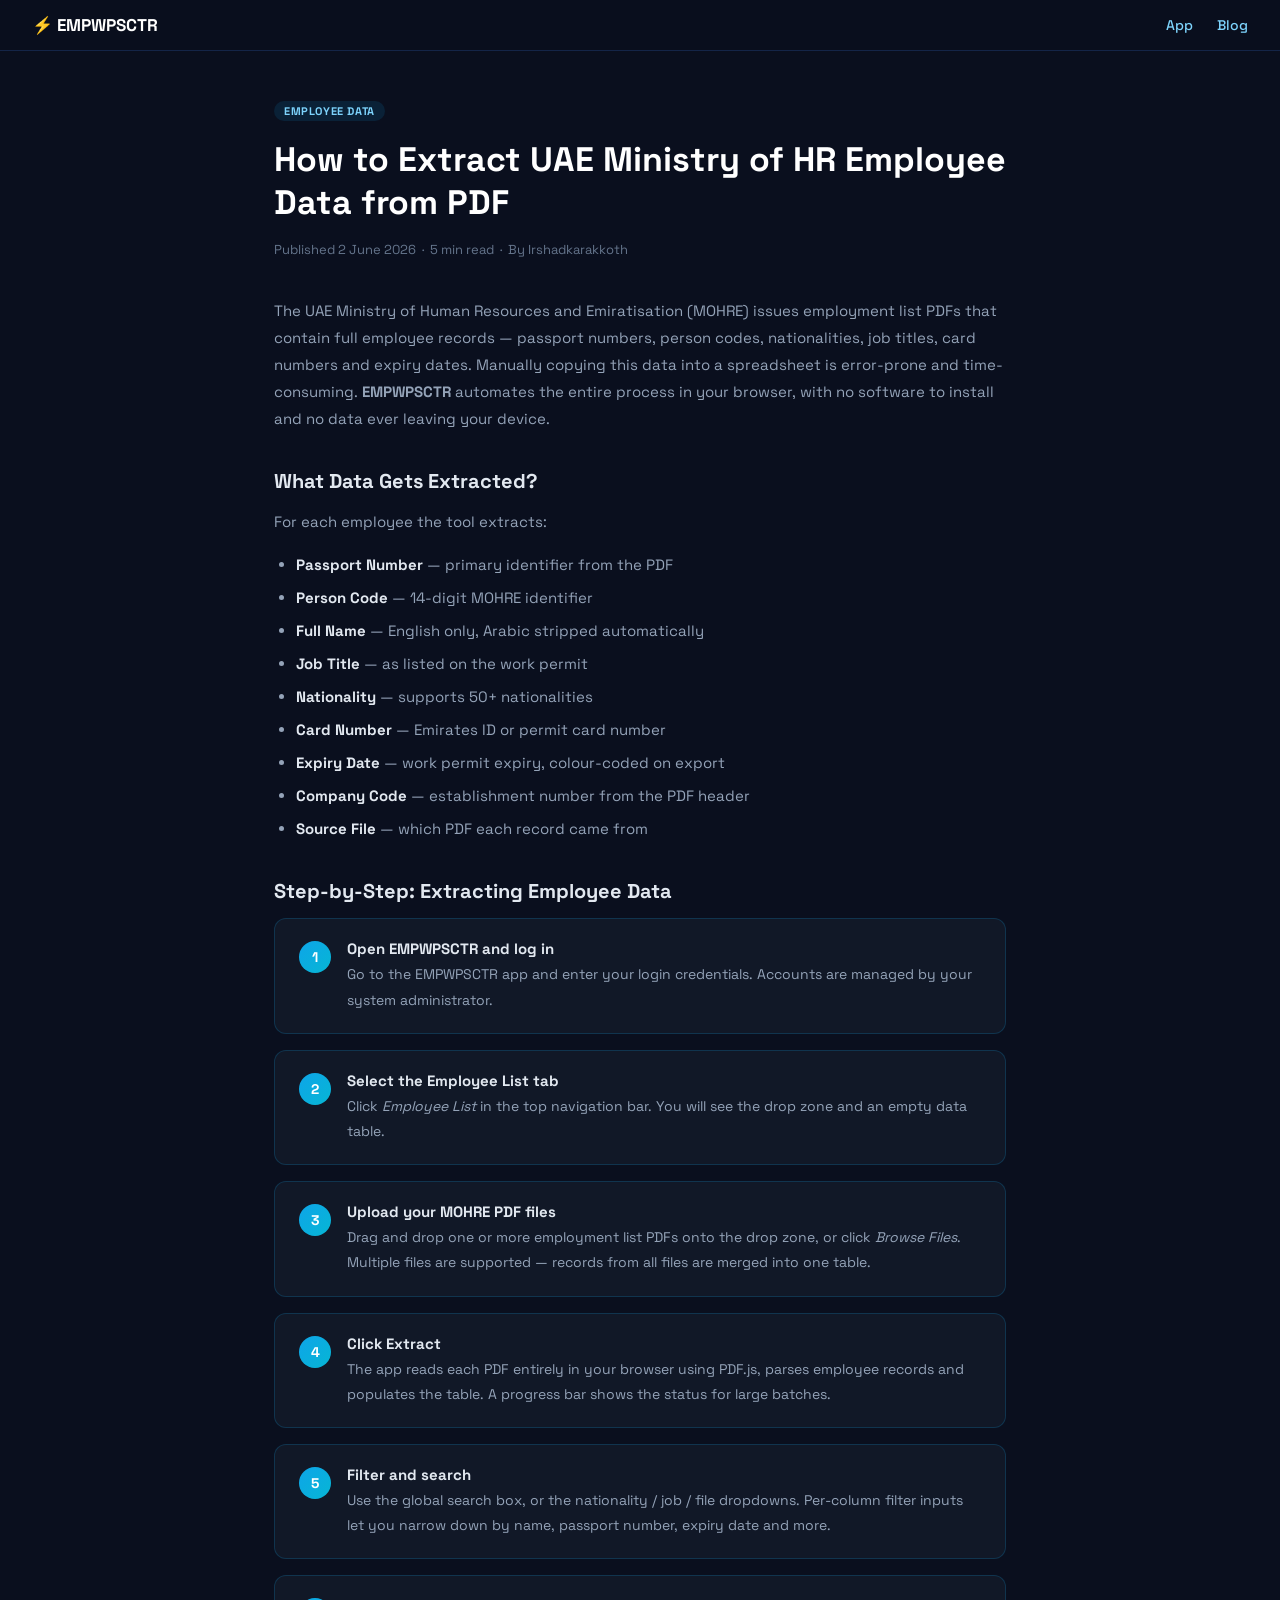
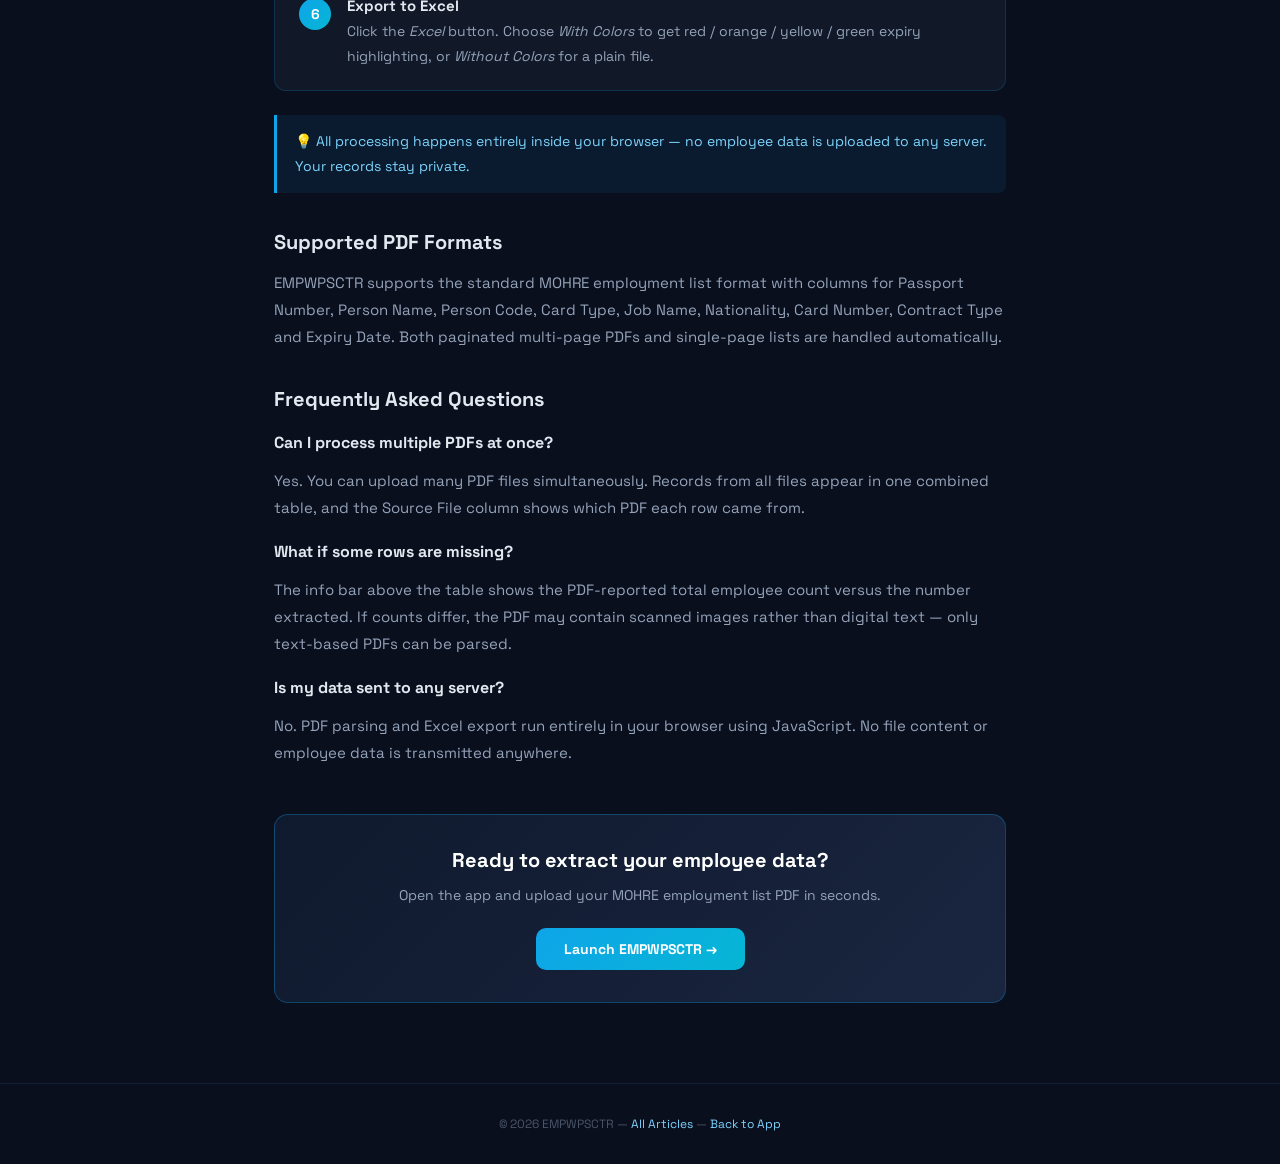
<file: blog-uae-employee-data-extraction.html>
<!DOCTYPE html>
<html lang="en">
<head>
<meta charset="UTF-8"/>
<meta name="viewport" content="width=device-width, initial-scale=1.0"/>
<title>How to Extract UAE MOHRE Employee Data from PDF — EMPWPSCTR</title>
<meta name="description" content="Step-by-step guide: upload UAE Ministry of Human Resources (MOHRE) employment list PDFs, extract employee records, filter by nationality or job, and export to Excel using EMPWPSCTR."/>
<meta name="keywords" content="UAE MOHRE employee data extraction, Ministry of Human Resources PDF, MOHRE employment list, extract employee data UAE, UAE HR PDF extractor, employee list Excel UAE"/>
<meta name="robots" content="index, follow"/>
<link rel="canonical" href="https://empwppconvert.web.app/blog-uae-employee-data-extraction.html"/>
<meta property="og:title" content="How to Extract UAE MOHRE Employee Data from PDF"/>
<meta property="og:description" content="Step-by-step: upload MOHRE employment list PDFs, extract all employee records and export to Excel in your browser — no software install needed."/>
<meta property="og:type" content="article"/>
<script type="application/ld+json">
{
  "@context":"https://schema.org",
  "@type":"Article",
  "headline":"How to Extract UAE Ministry of HR Employee Data from PDF",
  "description":"Step-by-step guide to extracting UAE MOHRE employment list PDFs using EMPWPSCTR — filter, search and export to Excel without installing any software.",
  "author":{"@type":"Person","name":"Irshadkarakkoth"},
  "publisher":{"@type":"Organization","name":"EMPWPSCTR"},
  "datePublished":"2026-06-02",
  "dateModified":"2026-06-02",
  "mainEntityOfPage":{"@type":"WebPage","@id":"https://empwppconvert.web.app/blog-uae-employee-data-extraction.html"},
  "keywords":"UAE MOHRE employee data, Ministry of Human Resources PDF, employee list extraction"
}
</script>
<script type="application/ld+json">
{
  "@context":"https://schema.org",
  "@type":"HowTo",
  "name":"How to Extract UAE MOHRE Employee Data from PDF",
  "description":"Upload UAE Ministry of HR employment list PDFs and extract all employee records into a searchable, filterable table.",
  "step":[
    {"@type":"HowToStep","name":"Open EMPWPSCTR","text":"Go to the EMPWPSCTR app and log in with your account."},
    {"@type":"HowToStep","name":"Select Employee List tab","text":"Click the Employee List tab in the top navigation bar."},
    {"@type":"HowToStep","name":"Upload PDF files","text":"Drag and drop your MOHRE employment list PDFs onto the drop zone, or click Browse Files to select them."},
    {"@type":"HowToStep","name":"Extract data","text":"Click the Extract button. The app processes each PDF in your browser and displays all employee records."},
    {"@type":"HowToStep","name":"Filter and search","text":"Use the search bar, nationality filter, job filter or per-column filters to find specific employees."},
    {"@type":"HowToStep","name":"Export to Excel","text":"Click the Excel button. Choose 'With Colors' for expiry-coded rows or 'Without Colors' for a plain file."}
  ]
}
</script>
<link href="https://fonts.googleapis.com/css2?family=Space+Grotesk:wght@400;500;700&display=swap" rel="stylesheet"/>
<style>
*{box-sizing:border-box;margin:0;padding:0;}
body{font-family:'Space Grotesk',sans-serif;background:#0a0f1e;color:#e2e8f0;min-height:100vh;}
nav{background:rgba(10,15,30,.96);border-bottom:1px solid rgba(46,90,172,.3);padding:14px 32px;display:flex;align-items:center;gap:24px;position:sticky;top:0;z-index:100;}
nav a{color:#7dd3fc;text-decoration:none;font-size:14px;font-weight:500;}
nav a:hover{color:#e2e8f0;}
nav .brand{font-size:17px;font-weight:800;color:#fff;margin-right:auto;}
article{max-width:780px;margin:0 auto;padding:48px 24px 80px;}
.tag{display:inline-block;background:rgba(14,165,233,.12);color:#7dd3fc;font-size:11px;font-weight:700;letter-spacing:.6px;text-transform:uppercase;padding:3px 10px;border-radius:20px;margin-bottom:18px;}
h1{font-size:34px;font-weight:800;color:#fff;line-height:1.25;margin-bottom:14px;}
.meta{font-size:13px;color:#64748b;margin-bottom:36px;}
h2{font-size:20px;font-weight:700;color:#e2e8f0;margin:36px 0 14px;}
p{font-size:15px;color:#94a3b8;line-height:1.8;margin-bottom:16px;}
ol,ul{padding-left:22px;margin-bottom:16px;}
li{font-size:15px;color:#94a3b8;line-height:1.8;margin-bottom:6px;}
li strong{color:#e2e8f0;}
.step{background:#111827;border:1px solid rgba(14,165,233,.2);border-radius:12px;padding:20px 24px;margin-bottom:16px;display:flex;gap:16px;align-items:flex-start;}
.step-num{background:linear-gradient(135deg,#0ea5e9,#06b6d4);color:#fff;font-size:14px;font-weight:800;width:32px;height:32px;border-radius:50%;display:flex;align-items:center;justify-content:center;flex-shrink:0;margin-top:2px;}
.step-body h3{font-size:15px;font-weight:700;color:#e2e8f0;margin-bottom:4px;}
.step-body p{margin:0;font-size:14px;}
.note{background:rgba(14,165,233,.08);border-left:3px solid #0ea5e9;border-radius:0 8px 8px 0;padding:14px 18px;margin:24px 0;}
.note p{margin:0;font-size:14px;color:#7dd3fc;}
.cta{background:linear-gradient(135deg,#0f1a2e,#1a2540);border:1px solid rgba(14,165,233,.3);border-radius:14px;padding:32px;text-align:center;margin-top:48px;}
.cta h3{color:#fff;font-size:20px;margin-bottom:10px;}
.cta p{margin-bottom:20px;font-size:14px;}
.cta a{display:inline-block;background:linear-gradient(135deg,#0ea5e9,#06b6d4);color:#fff;font-size:14px;font-weight:700;padding:12px 28px;border-radius:10px;text-decoration:none;}
footer{text-align:center;padding:32px;font-size:12px;color:#4a5568;border-top:1px solid rgba(46,90,172,.2);}
footer a{color:#7dd3fc;text-decoration:none;}
</style>
</head>
<body>
<nav>
  <span class="brand">⚡ EMPWPSCTR</span>
  <a href="index.html">App</a>
  <a href="blog.html">Blog</a>
</nav>

<article>
  <span class="tag">Employee Data</span>
  <h1>How to Extract UAE Ministry of HR Employee Data from PDF</h1>
  <p class="meta">Published 2 June 2026 &nbsp;·&nbsp; 5 min read &nbsp;·&nbsp; By Irshadkarakkoth</p>

  <p>The UAE Ministry of Human Resources and Emiratisation (MOHRE) issues employment list PDFs that contain full employee records — passport numbers, person codes, nationalities, job titles, card numbers and expiry dates. Manually copying this data into a spreadsheet is error-prone and time-consuming. <strong>EMPWPSCTR</strong> automates the entire process in your browser, with no software to install and no data ever leaving your device.</p>

  <h2>What Data Gets Extracted?</h2>
  <p>For each employee the tool extracts:</p>
  <ul>
    <li><strong>Passport Number</strong> — primary identifier from the PDF</li>
    <li><strong>Person Code</strong> — 14-digit MOHRE identifier</li>
    <li><strong>Full Name</strong> — English only, Arabic stripped automatically</li>
    <li><strong>Job Title</strong> — as listed on the work permit</li>
    <li><strong>Nationality</strong> — supports 50+ nationalities</li>
    <li><strong>Card Number</strong> — Emirates ID or permit card number</li>
    <li><strong>Expiry Date</strong> — work permit expiry, colour-coded on export</li>
    <li><strong>Company Code</strong> — establishment number from the PDF header</li>
    <li><strong>Source File</strong> — which PDF each record came from</li>
  </ul>

  <h2>Step-by-Step: Extracting Employee Data</h2>

  <div class="step"><div class="step-num">1</div><div class="step-body"><h3>Open EMPWPSCTR and log in</h3><p>Go to the EMPWPSCTR app and enter your login credentials. Accounts are managed by your system administrator.</p></div></div>

  <div class="step"><div class="step-num">2</div><div class="step-body"><h3>Select the Employee List tab</h3><p>Click <em>Employee List</em> in the top navigation bar. You will see the drop zone and an empty data table.</p></div></div>

  <div class="step"><div class="step-num">3</div><div class="step-body"><h3>Upload your MOHRE PDF files</h3><p>Drag and drop one or more employment list PDFs onto the drop zone, or click <em>Browse Files</em>. Multiple files are supported — records from all files are merged into one table.</p></div></div>

  <div class="step"><div class="step-num">4</div><div class="step-body"><h3>Click Extract</h3><p>The app reads each PDF entirely in your browser using PDF.js, parses employee records and populates the table. A progress bar shows the status for large batches.</p></div></div>

  <div class="step"><div class="step-num">5</div><div class="step-body"><h3>Filter and search</h3><p>Use the global search box, or the nationality / job / file dropdowns. Per-column filter inputs let you narrow down by name, passport number, expiry date and more.</p></div></div>

  <div class="step"><div class="step-num">6</div><div class="step-body"><h3>Export to Excel</h3><p>Click the <em>Excel</em> button. Choose <em>With Colors</em> to get red / orange / yellow / green expiry highlighting, or <em>Without Colors</em> for a plain file.</p></div></div>

  <div class="note"><p>💡 All processing happens entirely inside your browser — no employee data is uploaded to any server. Your records stay private.</p></div>

  <h2>Supported PDF Formats</h2>
  <p>EMPWPSCTR supports the standard MOHRE employment list format with columns for Passport Number, Person Name, Person Code, Card Type, Job Name, Nationality, Card Number, Contract Type and Expiry Date. Both paginated multi-page PDFs and single-page lists are handled automatically.</p>

  <h2>Frequently Asked Questions</h2>

  <h2 style="font-size:16px;margin-top:20px;">Can I process multiple PDFs at once?</h2>
  <p>Yes. You can upload many PDF files simultaneously. Records from all files appear in one combined table, and the Source File column shows which PDF each row came from.</p>

  <h2 style="font-size:16px;margin-top:20px;">What if some rows are missing?</h2>
  <p>The info bar above the table shows the PDF-reported total employee count versus the number extracted. If counts differ, the PDF may contain scanned images rather than digital text — only text-based PDFs can be parsed.</p>

  <h2 style="font-size:16px;margin-top:20px;">Is my data sent to any server?</h2>
  <p>No. PDF parsing and Excel export run entirely in your browser using JavaScript. No file content or employee data is transmitted anywhere.</p>

  <div class="cta">
    <h3>Ready to extract your employee data?</h3>
    <p>Open the app and upload your MOHRE employment list PDF in seconds.</p>
    <a href="index.html">Launch EMPWPSCTR →</a>
  </div>
</article>

<footer>&copy; 2026 EMPWPSCTR &mdash; <a href="blog.html">All Articles</a> &mdash; <a href="index.html">Back to App</a></footer>
</body>
</html>
</file>
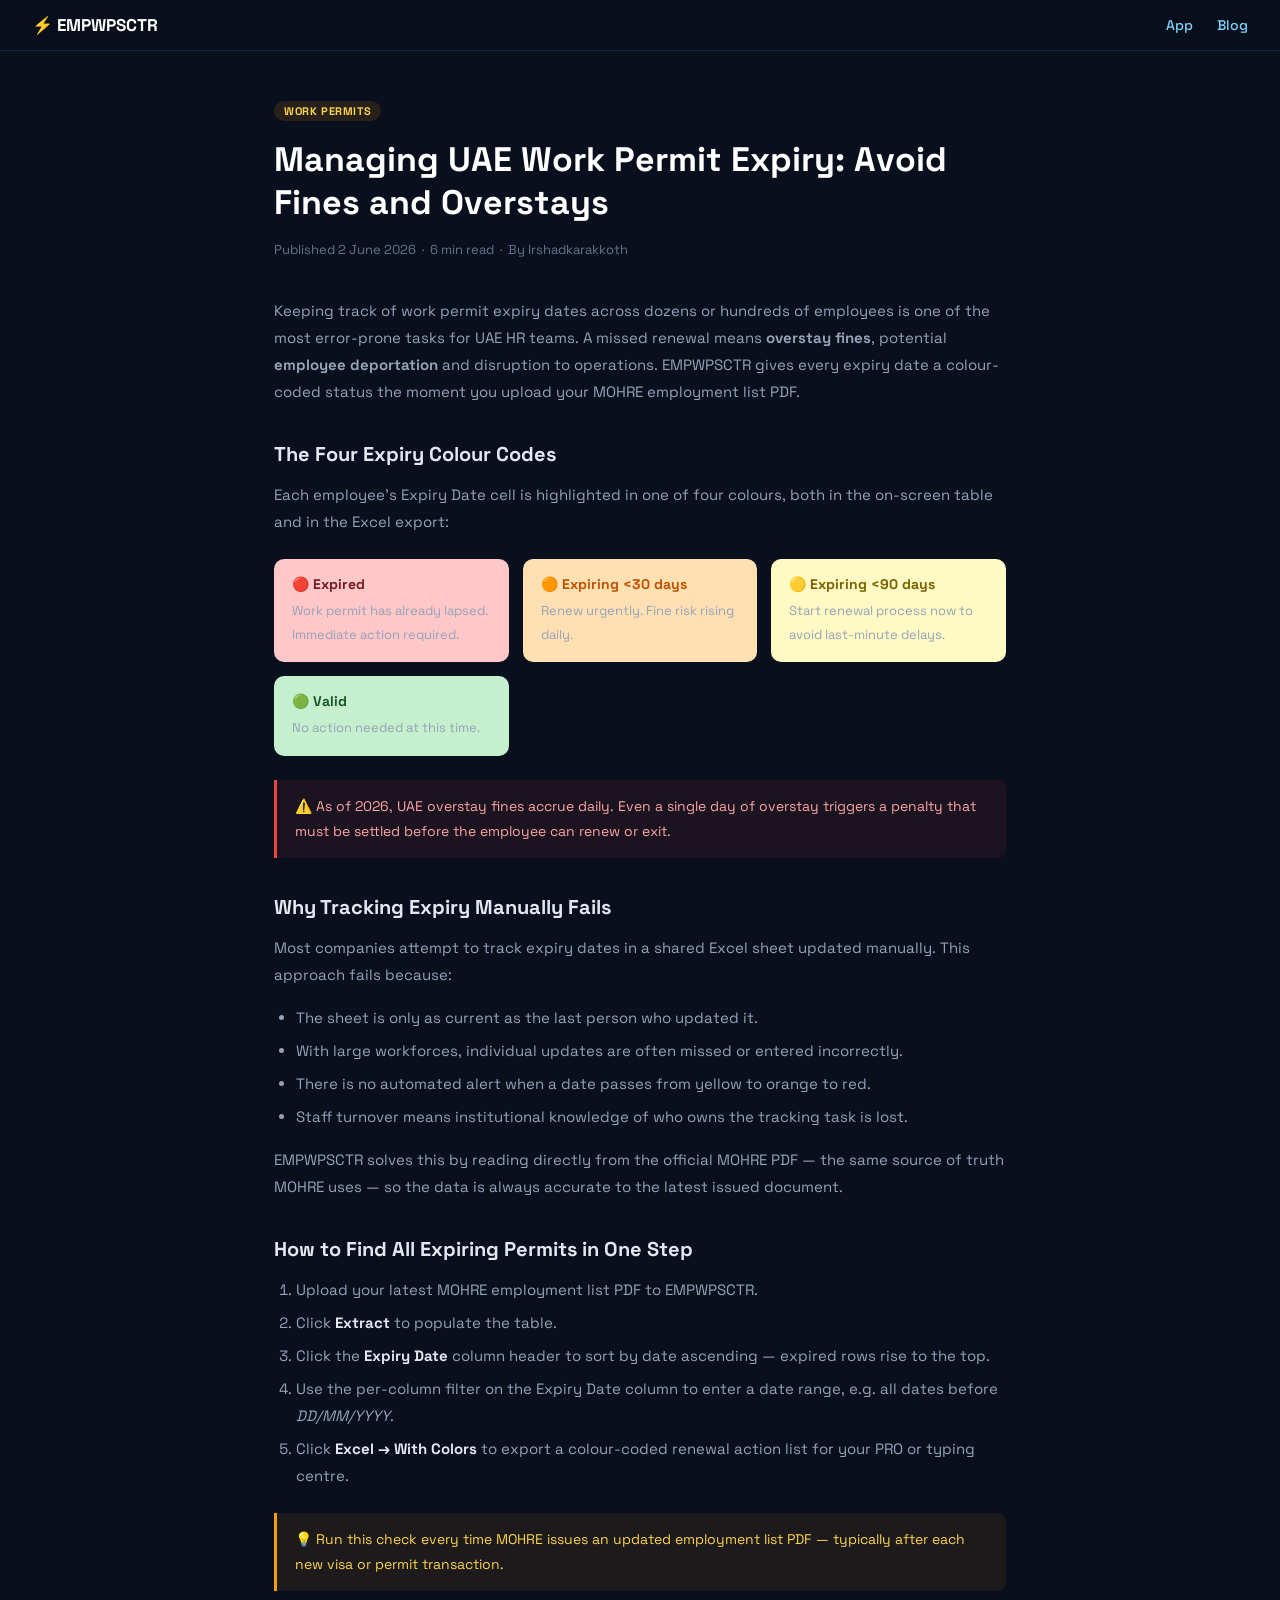
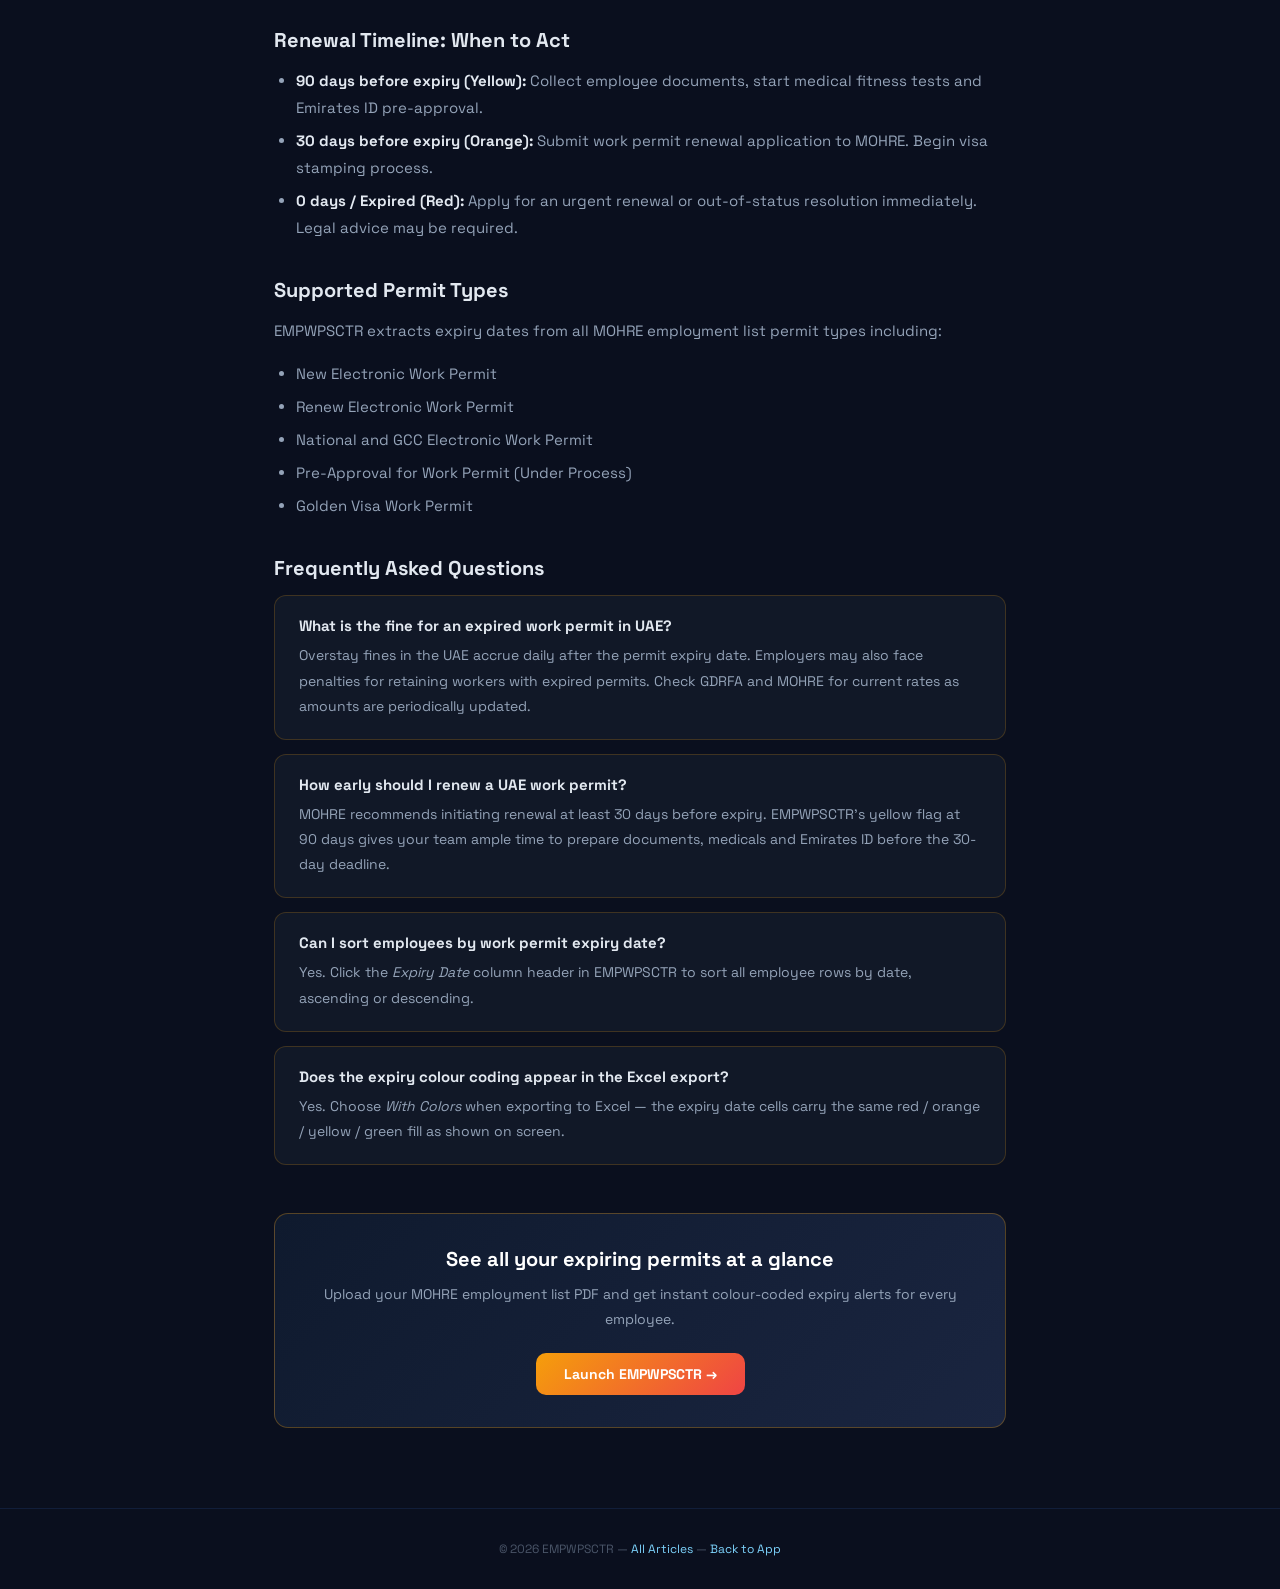
<file: blog-work-permit-expiry-uae.html>
<!DOCTYPE html>
<html lang="en">
<head>
<meta charset="UTF-8"/>
<meta name="viewport" content="width=device-width, initial-scale=1.0"/>
<title>Managing UAE Work Permit Expiry: Avoid Fines and Overstays — EMPWPSCTR</title>
<meta name="description" content="Learn how to track UAE work permit expiry dates, understand the colour-coded warning system in EMPWPSCTR, and avoid costly fines and employee overstays with proactive renewal management."/>
<meta name="keywords" content="UAE work permit expiry, work permit renewal UAE, MOHRE work permit, UAE visa expiry tracker, Emirates ID expiry, expired work permit UAE fine, employee permit renewal UAE"/>
<meta name="robots" content="index, follow"/>
<link rel="canonical" href="https://empwppconvert.web.app/blog-work-permit-expiry-uae.html"/>
<meta property="og:title" content="Managing UAE Work Permit Expiry: Avoid Fines and Overstays"/>
<meta property="og:description" content="Track every employee's work permit expiry with colour-coded alerts — red, orange, yellow, green — and never miss a renewal deadline again."/>
<meta property="og:type" content="article"/>
<script type="application/ld+json">
{
  "@context":"https://schema.org",
  "@type":"Article",
  "headline":"Managing UAE Work Permit Expiry: Avoid Fines and Overstays",
  "description":"How to track UAE work permit expiry dates with EMPWPSCTR colour-coded alerts. Understand the red/orange/yellow/green system and set up proactive renewals.",
  "author":{"@type":"Person","name":"Irshadkarakkoth"},
  "publisher":{"@type":"Organization","name":"EMPWPSCTR"},
  "datePublished":"2026-06-02",
  "dateModified":"2026-06-02",
  "mainEntityOfPage":{"@type":"WebPage","@id":"https://empwppconvert.web.app/blog-work-permit-expiry-uae.html"},
  "keywords":"UAE work permit expiry, work permit renewal UAE, MOHRE permit tracker"
}
</script>
<script type="application/ld+json">
{
  "@context":"https://schema.org",
  "@type":"FAQPage",
  "mainEntity":[
    {"@type":"Question","name":"What is the fine for an expired work permit in UAE?","acceptedAnswer":{"@type":"Answer","text":"As of 2026, overstaying a work permit in the UAE can incur daily fines. Employers may also face penalties for employing workers with expired permits. Exact amounts vary; check GDRFA and MOHRE for current rates."}},
    {"@type":"Question","name":"How early should I renew a UAE work permit?","acceptedAnswer":{"@type":"Answer","text":"MOHRE recommends initiating renewal at least 30 days before expiry. EMPWPSCTR flags permits expiring within 90 days (yellow) and within 30 days (orange) to give you ample notice."}},
    {"@type":"Question","name":"Can I sort employees by work permit expiry date?","acceptedAnswer":{"@type":"Answer","text":"Yes. In EMPWPSCTR, click the Expiry Date column header to sort all employees by their permit expiry date ascending or descending."}},
    {"@type":"Question","name":"Does the expiry colour coding appear in the Excel export?","acceptedAnswer":{"@type":"Answer","text":"Yes. When you choose 'With Colors' on export, the expiry date cells in Excel are colour-coded: red for expired, orange for <30 days, yellow for <90 days and green for valid."}}
  ]
}
</script>
<link href="https://fonts.googleapis.com/css2?family=Space+Grotesk:wght@400;500;700&display=swap" rel="stylesheet"/>
<style>
*{box-sizing:border-box;margin:0;padding:0;}
body{font-family:'Space Grotesk',sans-serif;background:#0a0f1e;color:#e2e8f0;min-height:100vh;}
nav{background:rgba(10,15,30,.96);border-bottom:1px solid rgba(46,90,172,.3);padding:14px 32px;display:flex;align-items:center;gap:24px;position:sticky;top:0;z-index:100;}
nav a{color:#7dd3fc;text-decoration:none;font-size:14px;font-weight:500;}
nav a:hover{color:#e2e8f0;}
nav .brand{font-size:17px;font-weight:800;color:#fff;margin-right:auto;}
article{max-width:780px;margin:0 auto;padding:48px 24px 80px;}
.tag{display:inline-block;background:rgba(245,158,11,.12);color:#fcd34d;font-size:11px;font-weight:700;letter-spacing:.6px;text-transform:uppercase;padding:3px 10px;border-radius:20px;margin-bottom:18px;}
h1{font-size:34px;font-weight:800;color:#fff;line-height:1.25;margin-bottom:14px;}
.meta{font-size:13px;color:#64748b;margin-bottom:36px;}
h2{font-size:20px;font-weight:700;color:#e2e8f0;margin:36px 0 14px;}
p{font-size:15px;color:#94a3b8;line-height:1.8;margin-bottom:16px;}
ul,ol{padding-left:22px;margin-bottom:16px;}
li{font-size:15px;color:#94a3b8;line-height:1.8;margin-bottom:6px;}
li strong{color:#e2e8f0;}
.legend{display:grid;grid-template-columns:repeat(auto-fill,minmax(200px,1fr));gap:14px;margin:24px 0;}
.legend-card{border-radius:10px;padding:16px 18px;}
.legend-card h3{font-size:14px;font-weight:800;margin-bottom:6px;}
.legend-card p{font-size:13px;margin:0;}
.expired{background:#ffc7c7;color:#721c24;}
.soon30{background:#ffe0b2;color:#c05000;}
.soon90{background:#fff9c4;color:#7a6000;}
.valid{background:#c6efce;color:#155724;}
.note{background:rgba(245,158,11,.08);border-left:3px solid #f59e0b;border-radius:0 8px 8px 0;padding:14px 18px;margin:24px 0;}
.note p{margin:0;font-size:14px;color:#fcd34d;}
.warn{background:rgba(239,68,68,.08);border-left:3px solid #ef4444;border-radius:0 8px 8px 0;padding:14px 18px;margin:24px 0;}
.warn p{margin:0;font-size:14px;color:#fca5a5;}
.faq{background:#111827;border:1px solid rgba(245,158,11,.2);border-radius:12px;padding:20px 24px;margin-bottom:14px;}
.faq h3{font-size:15px;font-weight:700;color:#e2e8f0;margin-bottom:8px;}
.faq p{margin:0;font-size:14px;}
.cta{background:linear-gradient(135deg,#0f1a2e,#1a2540);border:1px solid rgba(245,158,11,.3);border-radius:14px;padding:32px;text-align:center;margin-top:48px;}
.cta h3{color:#fff;font-size:20px;margin-bottom:10px;}
.cta p{margin-bottom:20px;font-size:14px;}
.cta a{display:inline-block;background:linear-gradient(135deg,#f59e0b,#ef4444);color:#fff;font-size:14px;font-weight:700;padding:12px 28px;border-radius:10px;text-decoration:none;}
footer{text-align:center;padding:32px;font-size:12px;color:#4a5568;border-top:1px solid rgba(46,90,172,.2);}
footer a{color:#7dd3fc;text-decoration:none;}
</style>
</head>
<body>
<nav>
  <span class="brand">⚡ EMPWPSCTR</span>
  <a href="index.html">App</a>
  <a href="blog.html">Blog</a>
</nav>

<article>
  <span class="tag">Work Permits</span>
  <h1>Managing UAE Work Permit Expiry: Avoid Fines and Overstays</h1>
  <p class="meta">Published 2 June 2026 &nbsp;·&nbsp; 6 min read &nbsp;·&nbsp; By Irshadkarakkoth</p>

  <p>Keeping track of work permit expiry dates across dozens or hundreds of employees is one of the most error-prone tasks for UAE HR teams. A missed renewal means <strong>overstay fines</strong>, potential <strong>employee deportation</strong> and disruption to operations. EMPWPSCTR gives every expiry date a colour-coded status the moment you upload your MOHRE employment list PDF.</p>

  <h2>The Four Expiry Colour Codes</h2>
  <p>Each employee's Expiry Date cell is highlighted in one of four colours, both in the on-screen table and in the Excel export:</p>

  <div class="legend">
    <div class="legend-card expired"><h3>🔴 Expired</h3><p>Work permit has already lapsed. Immediate action required.</p></div>
    <div class="legend-card soon30"><h3>🟠 Expiring &lt;30 days</h3><p>Renew urgently. Fine risk rising daily.</p></div>
    <div class="legend-card soon90"><h3>🟡 Expiring &lt;90 days</h3><p>Start renewal process now to avoid last-minute delays.</p></div>
    <div class="legend-card valid"><h3>🟢 Valid</h3><p>No action needed at this time.</p></div>
  </div>

  <div class="warn"><p>⚠️ As of 2026, UAE overstay fines accrue daily. Even a single day of overstay triggers a penalty that must be settled before the employee can renew or exit.</p></div>

  <h2>Why Tracking Expiry Manually Fails</h2>
  <p>Most companies attempt to track expiry dates in a shared Excel sheet updated manually. This approach fails because:</p>
  <ul>
    <li>The sheet is only as current as the last person who updated it.</li>
    <li>With large workforces, individual updates are often missed or entered incorrectly.</li>
    <li>There is no automated alert when a date passes from yellow to orange to red.</li>
    <li>Staff turnover means institutional knowledge of who owns the tracking task is lost.</li>
  </ul>
  <p>EMPWPSCTR solves this by reading directly from the official MOHRE PDF — the same source of truth MOHRE uses — so the data is always accurate to the latest issued document.</p>

  <h2>How to Find All Expiring Permits in One Step</h2>
  <ol>
    <li>Upload your latest MOHRE employment list PDF to EMPWPSCTR.</li>
    <li>Click <strong>Extract</strong> to populate the table.</li>
    <li>Click the <strong>Expiry Date</strong> column header to sort by date ascending — expired rows rise to the top.</li>
    <li>Use the per-column filter on the Expiry Date column to enter a date range, e.g. all dates before <em>DD/MM/YYYY</em>.</li>
    <li>Click <strong>Excel → With Colors</strong> to export a colour-coded renewal action list for your PRO or typing centre.</li>
  </ol>

  <div class="note"><p>💡 Run this check every time MOHRE issues an updated employment list PDF — typically after each new visa or permit transaction.</p></div>

  <h2>Renewal Timeline: When to Act</h2>
  <ul>
    <li><strong>90 days before expiry (Yellow):</strong> Collect employee documents, start medical fitness tests and Emirates ID pre-approval.</li>
    <li><strong>30 days before expiry (Orange):</strong> Submit work permit renewal application to MOHRE. Begin visa stamping process.</li>
    <li><strong>0 days / Expired (Red):</strong> Apply for an urgent renewal or out-of-status resolution immediately. Legal advice may be required.</li>
  </ul>

  <h2>Supported Permit Types</h2>
  <p>EMPWPSCTR extracts expiry dates from all MOHRE employment list permit types including:</p>
  <ul>
    <li>New Electronic Work Permit</li>
    <li>Renew Electronic Work Permit</li>
    <li>National and GCC Electronic Work Permit</li>
    <li>Pre-Approval for Work Permit (Under Process)</li>
    <li>Golden Visa Work Permit</li>
  </ul>

  <h2>Frequently Asked Questions</h2>

  <div class="faq"><h3>What is the fine for an expired work permit in UAE?</h3><p>Overstay fines in the UAE accrue daily after the permit expiry date. Employers may also face penalties for retaining workers with expired permits. Check GDRFA and MOHRE for current rates as amounts are periodically updated.</p></div>

  <div class="faq"><h3>How early should I renew a UAE work permit?</h3><p>MOHRE recommends initiating renewal at least 30 days before expiry. EMPWPSCTR's yellow flag at 90 days gives your team ample time to prepare documents, medicals and Emirates ID before the 30-day deadline.</p></div>

  <div class="faq"><h3>Can I sort employees by work permit expiry date?</h3><p>Yes. Click the <em>Expiry Date</em> column header in EMPWPSCTR to sort all employee rows by date, ascending or descending.</p></div>

  <div class="faq"><h3>Does the expiry colour coding appear in the Excel export?</h3><p>Yes. Choose <em>With Colors</em> when exporting to Excel — the expiry date cells carry the same red / orange / yellow / green fill as shown on screen.</p></div>

  <div class="cta">
    <h3>See all your expiring permits at a glance</h3>
    <p>Upload your MOHRE employment list PDF and get instant colour-coded expiry alerts for every employee.</p>
    <a href="index.html">Launch EMPWPSCTR →</a>
  </div>
</article>

<footer>&copy; 2026 EMPWPSCTR &mdash; <a href="blog.html">All Articles</a> &mdash; <a href="index.html">Back to App</a></footer>
</body>
</html>
</file>
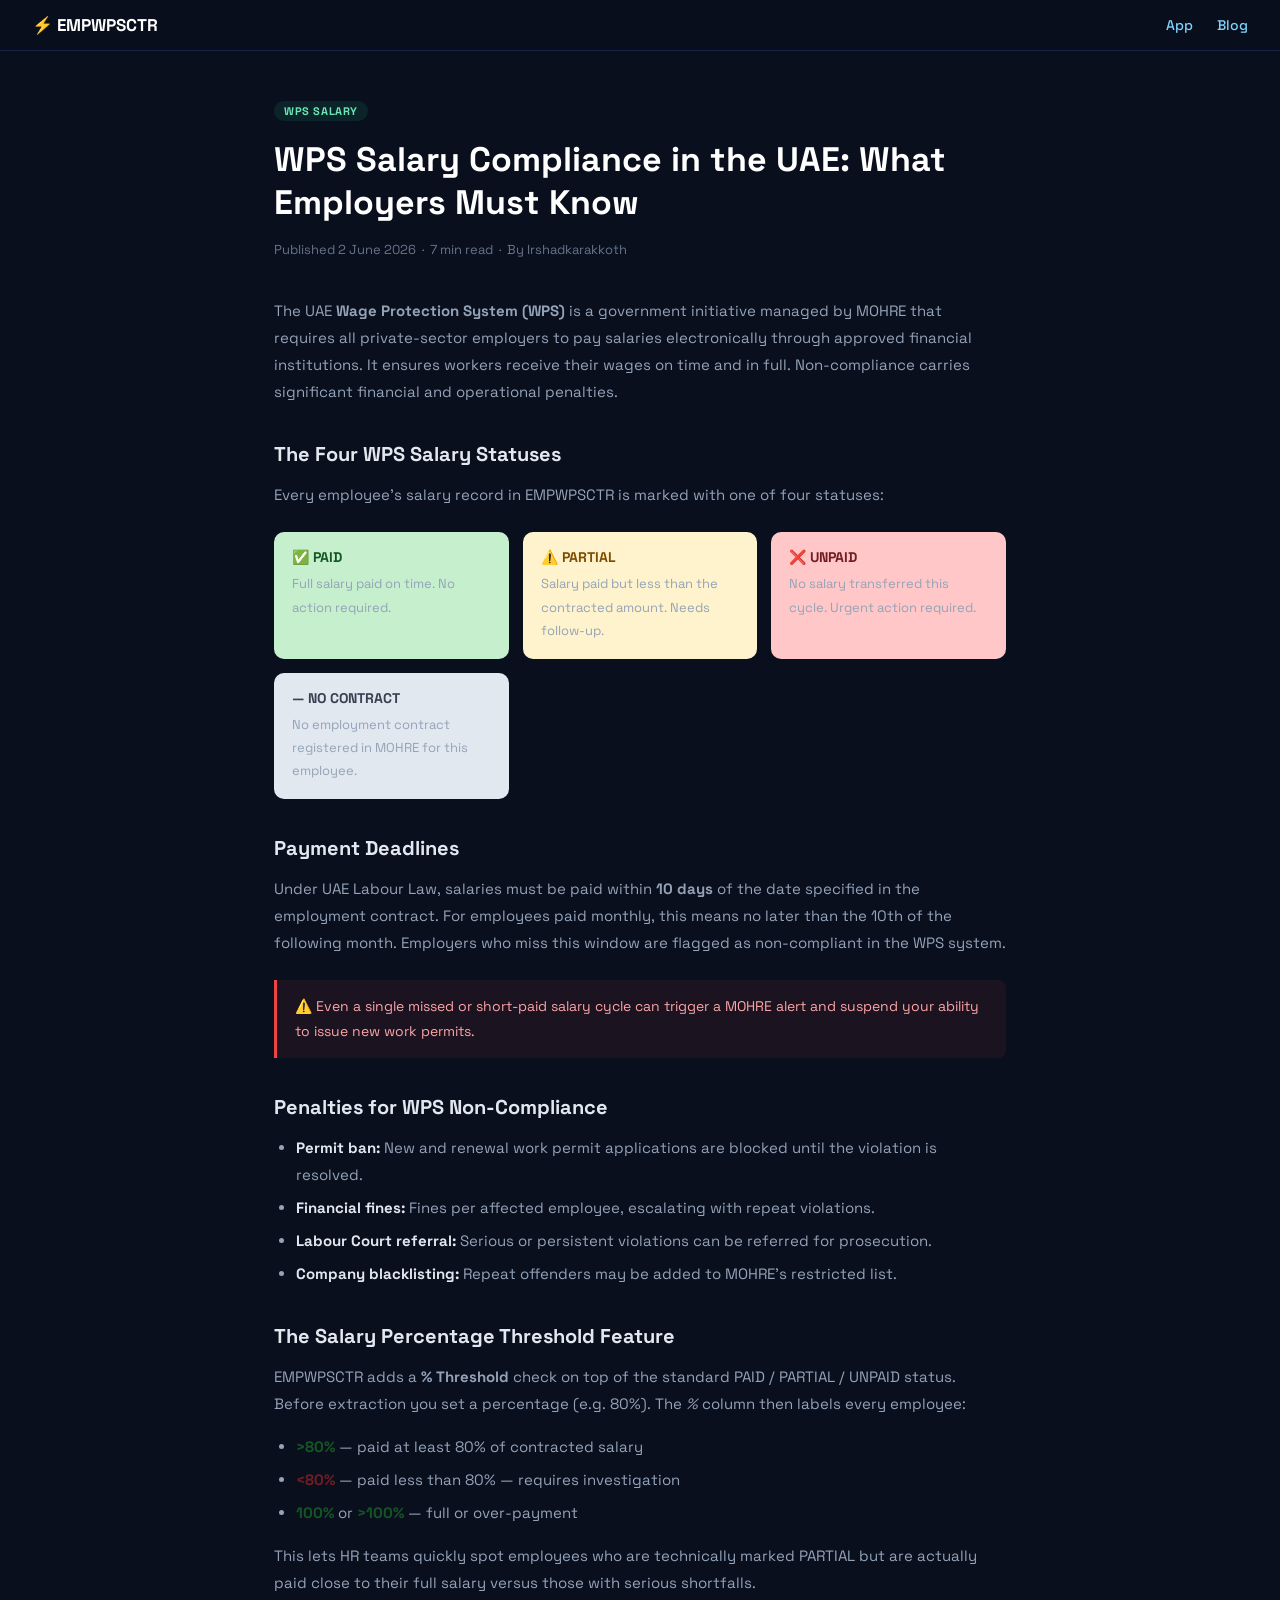
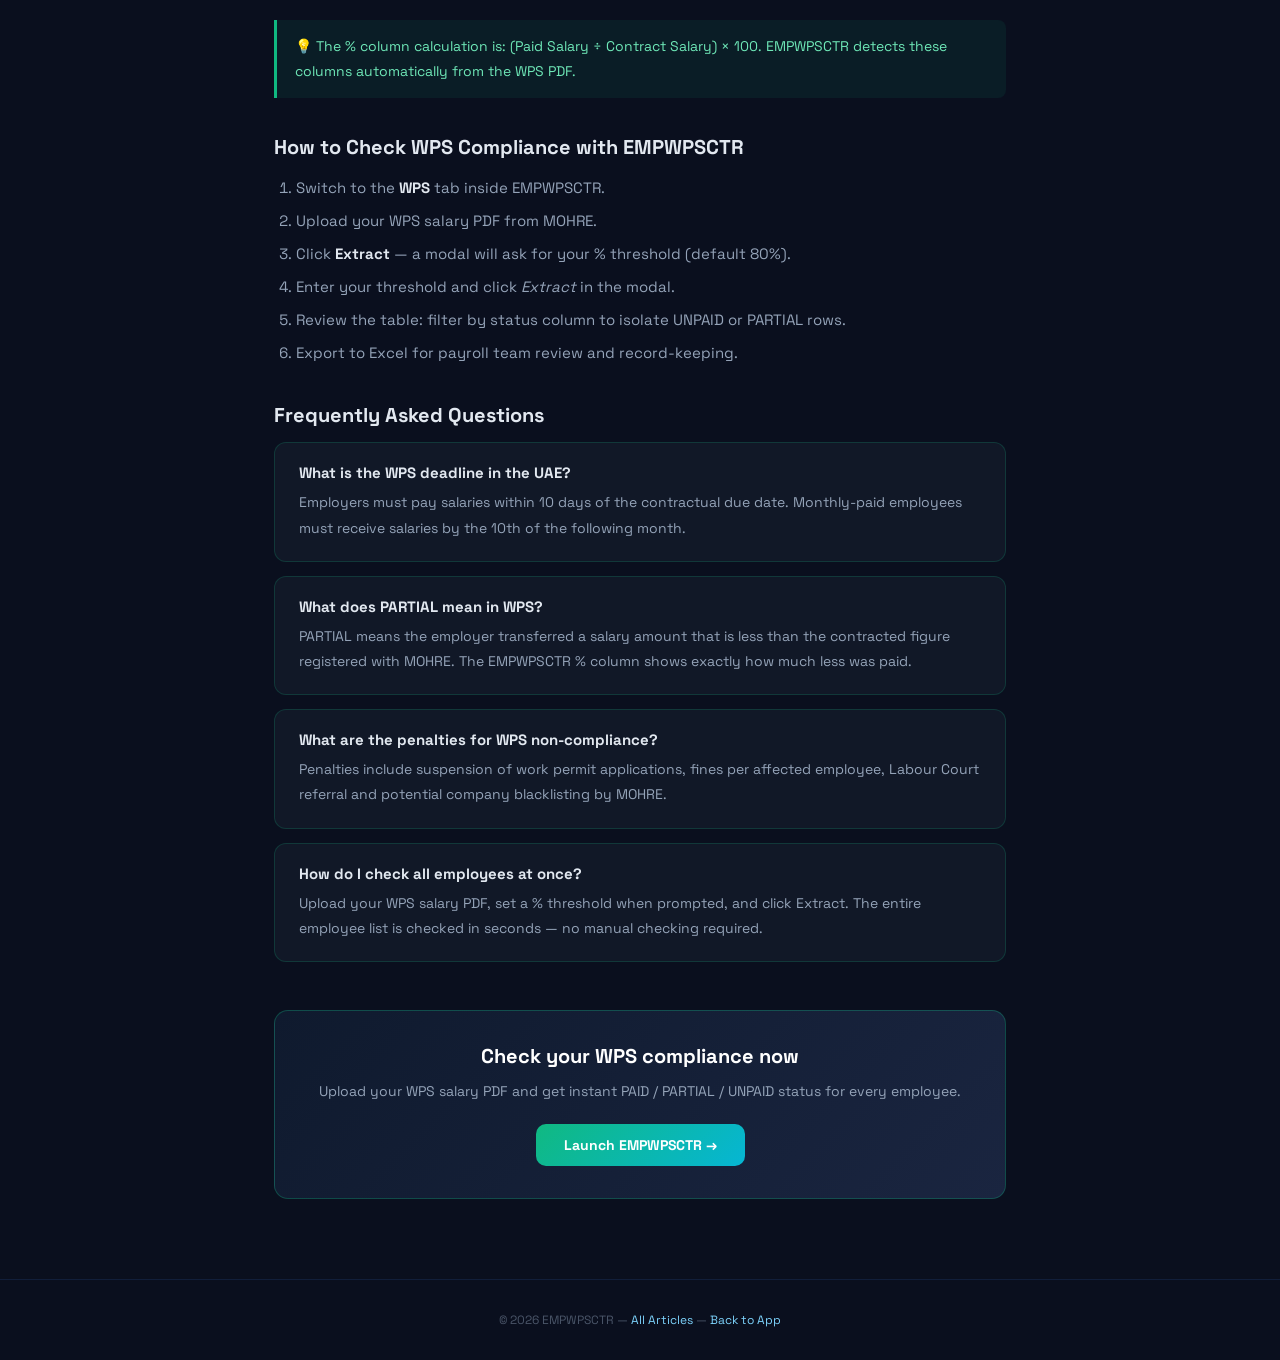
<file: blog-wps-salary-compliance-uae.html>
<!DOCTYPE html>
<html lang="en">
<head>
<meta charset="UTF-8"/>
<meta name="viewport" content="width=device-width, initial-scale=1.0"/>
<title>WPS Salary Compliance UAE: What Employers Must Know — EMPWPSCTR</title>
<meta name="description" content="Complete guide to UAE Wage Protection System (WPS): salary payment deadlines, PAID/PARTIAL/UNPAID statuses, employer obligations, penalties and how to check compliance using EMPWPSCTR."/>
<meta name="keywords" content="WPS UAE, Wage Protection System UAE, WPS salary compliance, UAE salary payment law, MOHRE WPS, employer WPS obligations UAE, WPS PAID PARTIAL UNPAID, UAE labour law salary"/>
<meta name="robots" content="index, follow"/>
<link rel="canonical" href="https://empwppconvert.web.app/blog-wps-salary-compliance-uae.html"/>
<meta property="og:title" content="WPS Salary Compliance UAE: What Employers Must Know"/>
<meta property="og:description" content="Complete guide to the UAE Wage Protection System — payment deadlines, statuses, penalties and how to use EMPWPSCTR to check compliance instantly."/>
<meta property="og:type" content="article"/>
<script type="application/ld+json">
{
  "@context":"https://schema.org",
  "@type":"Article",
  "headline":"WPS Salary Compliance in the UAE: What Employers Must Know",
  "description":"Complete guide to the UAE Wage Protection System (WPS) — payment deadlines, PAID/PARTIAL/UNPAID statuses, penalties and checking compliance with EMPWPSCTR.",
  "author":{"@type":"Person","name":"Irshadkarakkoth"},
  "publisher":{"@type":"Organization","name":"EMPWPSCTR"},
  "datePublished":"2026-06-02",
  "dateModified":"2026-06-02",
  "mainEntityOfPage":{"@type":"WebPage","@id":"https://empwppconvert.web.app/blog-wps-salary-compliance-uae.html"},
  "keywords":"WPS UAE, Wage Protection System, salary compliance UAE, MOHRE WPS"
}
</script>
<script type="application/ld+json">
{
  "@context":"https://schema.org",
  "@type":"FAQPage",
  "mainEntity":[
    {"@type":"Question","name":"What is the WPS deadline in UAE?","acceptedAnswer":{"@type":"Answer","text":"Employers must pay salaries within 10 days of the due date specified in the employment contract. Delays beyond this trigger WPS non-compliance alerts."}},
    {"@type":"Question","name":"What does PARTIAL mean in WPS?","acceptedAnswer":{"@type":"Answer","text":"PARTIAL means the employer paid a salary that is less than the contracted amount. EMPWPSCTR flags these rows and shows the percentage paid vs the contract figure."}},
    {"@type":"Question","name":"What are the penalties for WPS non-compliance?","acceptedAnswer":{"@type":"Answer","text":"Penalties include suspension of new work permit applications, fines, and in serious cases referral to the Labour Court. Repeated non-compliance can result in company blacklisting."}},
    {"@type":"Question","name":"How do I check WPS compliance for all employees at once?","acceptedAnswer":{"@type":"Answer","text":"Upload your WPS salary PDF to EMPWPSCTR, set a salary percentage threshold in the modal, and click Extract. The % column instantly flags every employee as >X% or <X% of contract salary."}}
  ]
}
</script>
<link href="https://fonts.googleapis.com/css2?family=Space+Grotesk:wght@400;500;700&display=swap" rel="stylesheet"/>
<style>
*{box-sizing:border-box;margin:0;padding:0;}
body{font-family:'Space Grotesk',sans-serif;background:#0a0f1e;color:#e2e8f0;min-height:100vh;}
nav{background:rgba(10,15,30,.96);border-bottom:1px solid rgba(46,90,172,.3);padding:14px 32px;display:flex;align-items:center;gap:24px;position:sticky;top:0;z-index:100;}
nav a{color:#7dd3fc;text-decoration:none;font-size:14px;font-weight:500;}
nav a:hover{color:#e2e8f0;}
nav .brand{font-size:17px;font-weight:800;color:#fff;margin-right:auto;}
article{max-width:780px;margin:0 auto;padding:48px 24px 80px;}
.tag{display:inline-block;background:rgba(16,185,129,.12);color:#6ee7b7;font-size:11px;font-weight:700;letter-spacing:.6px;text-transform:uppercase;padding:3px 10px;border-radius:20px;margin-bottom:18px;}
h1{font-size:34px;font-weight:800;color:#fff;line-height:1.25;margin-bottom:14px;}
.meta{font-size:13px;color:#64748b;margin-bottom:36px;}
h2{font-size:20px;font-weight:700;color:#e2e8f0;margin:36px 0 14px;}
p{font-size:15px;color:#94a3b8;line-height:1.8;margin-bottom:16px;}
ul,ol{padding-left:22px;margin-bottom:16px;}
li{font-size:15px;color:#94a3b8;line-height:1.8;margin-bottom:6px;}
li strong{color:#e2e8f0;}
.status-grid{display:grid;grid-template-columns:repeat(auto-fill,minmax(200px,1fr));gap:14px;margin:24px 0;}
.status-card{border-radius:10px;padding:16px 18px;}
.status-card h3{font-size:14px;font-weight:800;margin-bottom:6px;}
.status-card p{font-size:13px;margin:0;}
.paid{background:#c6efce;color:#155724;}
.partial{background:#fff3cd;color:#7d4e00;}
.unpaid{background:#ffc7c7;color:#721c24;}
.nocontract{background:#e2e8f0;color:#374151;}
.note{background:rgba(16,185,129,.08);border-left:3px solid #10b981;border-radius:0 8px 8px 0;padding:14px 18px;margin:24px 0;}
.note p{margin:0;font-size:14px;color:#6ee7b7;}
.warn{background:rgba(239,68,68,.08);border-left:3px solid #ef4444;border-radius:0 8px 8px 0;padding:14px 18px;margin:24px 0;}
.warn p{margin:0;font-size:14px;color:#fca5a5;}
.faq{background:#111827;border:1px solid rgba(16,185,129,.2);border-radius:12px;padding:20px 24px;margin-bottom:14px;}
.faq h3{font-size:15px;font-weight:700;color:#e2e8f0;margin-bottom:8px;}
.faq p{margin:0;font-size:14px;}
.cta{background:linear-gradient(135deg,#0f1a2e,#1a2540);border:1px solid rgba(16,185,129,.3);border-radius:14px;padding:32px;text-align:center;margin-top:48px;}
.cta h3{color:#fff;font-size:20px;margin-bottom:10px;}
.cta p{margin-bottom:20px;font-size:14px;}
.cta a{display:inline-block;background:linear-gradient(135deg,#10b981,#06b6d4);color:#fff;font-size:14px;font-weight:700;padding:12px 28px;border-radius:10px;text-decoration:none;}
footer{text-align:center;padding:32px;font-size:12px;color:#4a5568;border-top:1px solid rgba(46,90,172,.2);}
footer a{color:#7dd3fc;text-decoration:none;}
</style>
</head>
<body>
<nav>
  <span class="brand">⚡ EMPWPSCTR</span>
  <a href="index.html">App</a>
  <a href="blog.html">Blog</a>
</nav>

<article>
  <span class="tag">WPS Salary</span>
  <h1>WPS Salary Compliance in the UAE: What Employers Must Know</h1>
  <p class="meta">Published 2 June 2026 &nbsp;·&nbsp; 7 min read &nbsp;·&nbsp; By Irshadkarakkoth</p>

  <p>The UAE <strong>Wage Protection System (WPS)</strong> is a government initiative managed by MOHRE that requires all private-sector employers to pay salaries electronically through approved financial institutions. It ensures workers receive their wages on time and in full. Non-compliance carries significant financial and operational penalties.</p>

  <h2>The Four WPS Salary Statuses</h2>
  <p>Every employee's salary record in EMPWPSCTR is marked with one of four statuses:</p>

  <div class="status-grid">
    <div class="status-card paid"><h3>✅ PAID</h3><p>Full salary paid on time. No action required.</p></div>
    <div class="status-card partial"><h3>⚠️ PARTIAL</h3><p>Salary paid but less than the contracted amount. Needs follow-up.</p></div>
    <div class="status-card unpaid"><h3>❌ UNPAID</h3><p>No salary transferred this cycle. Urgent action required.</p></div>
    <div class="status-card nocontract"><h3>— NO CONTRACT</h3><p>No employment contract registered in MOHRE for this employee.</p></div>
  </div>

  <h2>Payment Deadlines</h2>
  <p>Under UAE Labour Law, salaries must be paid within <strong>10 days</strong> of the date specified in the employment contract. For employees paid monthly, this means no later than the 10th of the following month. Employers who miss this window are flagged as non-compliant in the WPS system.</p>

  <div class="warn"><p>⚠️ Even a single missed or short-paid salary cycle can trigger a MOHRE alert and suspend your ability to issue new work permits.</p></div>

  <h2>Penalties for WPS Non-Compliance</h2>
  <ul>
    <li><strong>Permit ban:</strong> New and renewal work permit applications are blocked until the violation is resolved.</li>
    <li><strong>Financial fines:</strong> Fines per affected employee, escalating with repeat violations.</li>
    <li><strong>Labour Court referral:</strong> Serious or persistent violations can be referred for prosecution.</li>
    <li><strong>Company blacklisting:</strong> Repeat offenders may be added to MOHRE's restricted list.</li>
  </ul>

  <h2>The Salary Percentage Threshold Feature</h2>
  <p>EMPWPSCTR adds a <strong>% Threshold</strong> check on top of the standard PAID / PARTIAL / UNPAID status. Before extraction you set a percentage (e.g. 80%). The <em>%</em> column then labels every employee:</p>
  <ul>
    <li><strong style="color:#155724;">&gt;80%</strong> — paid at least 80% of contracted salary</li>
    <li><strong style="color:#721c24;">&lt;80%</strong> — paid less than 80% — requires investigation</li>
    <li><strong style="color:#155724;">100%</strong> or <strong style="color:#155724;">&gt;100%</strong> — full or over-payment</li>
  </ul>
  <p>This lets HR teams quickly spot employees who are technically marked PARTIAL but are actually paid close to their full salary versus those with serious shortfalls.</p>

  <div class="note"><p>💡 The % column calculation is: (Paid Salary ÷ Contract Salary) × 100. EMPWPSCTR detects these columns automatically from the WPS PDF.</p></div>

  <h2>How to Check WPS Compliance with EMPWPSCTR</h2>
  <ol>
    <li>Switch to the <strong>WPS</strong> tab inside EMPWPSCTR.</li>
    <li>Upload your WPS salary PDF from MOHRE.</li>
    <li>Click <strong>Extract</strong> — a modal will ask for your % threshold (default 80%).</li>
    <li>Enter your threshold and click <em>Extract</em> in the modal.</li>
    <li>Review the table: filter by status column to isolate UNPAID or PARTIAL rows.</li>
    <li>Export to Excel for payroll team review and record-keeping.</li>
  </ol>

  <h2>Frequently Asked Questions</h2>

  <div class="faq"><h3>What is the WPS deadline in the UAE?</h3><p>Employers must pay salaries within 10 days of the contractual due date. Monthly-paid employees must receive salaries by the 10th of the following month.</p></div>

  <div class="faq"><h3>What does PARTIAL mean in WPS?</h3><p>PARTIAL means the employer transferred a salary amount that is less than the contracted figure registered with MOHRE. The EMPWPSCTR % column shows exactly how much less was paid.</p></div>

  <div class="faq"><h3>What are the penalties for WPS non-compliance?</h3><p>Penalties include suspension of work permit applications, fines per affected employee, Labour Court referral and potential company blacklisting by MOHRE.</p></div>

  <div class="faq"><h3>How do I check all employees at once?</h3><p>Upload your WPS salary PDF, set a % threshold when prompted, and click Extract. The entire employee list is checked in seconds — no manual checking required.</p></div>

  <div class="cta">
    <h3>Check your WPS compliance now</h3>
    <p>Upload your WPS salary PDF and get instant PAID / PARTIAL / UNPAID status for every employee.</p>
    <a href="index.html">Launch EMPWPSCTR →</a>
  </div>
</article>

<footer>&copy; 2026 EMPWPSCTR &mdash; <a href="blog.html">All Articles</a> &mdash; <a href="index.html">Back to App</a></footer>
</body>
</html>
</file>
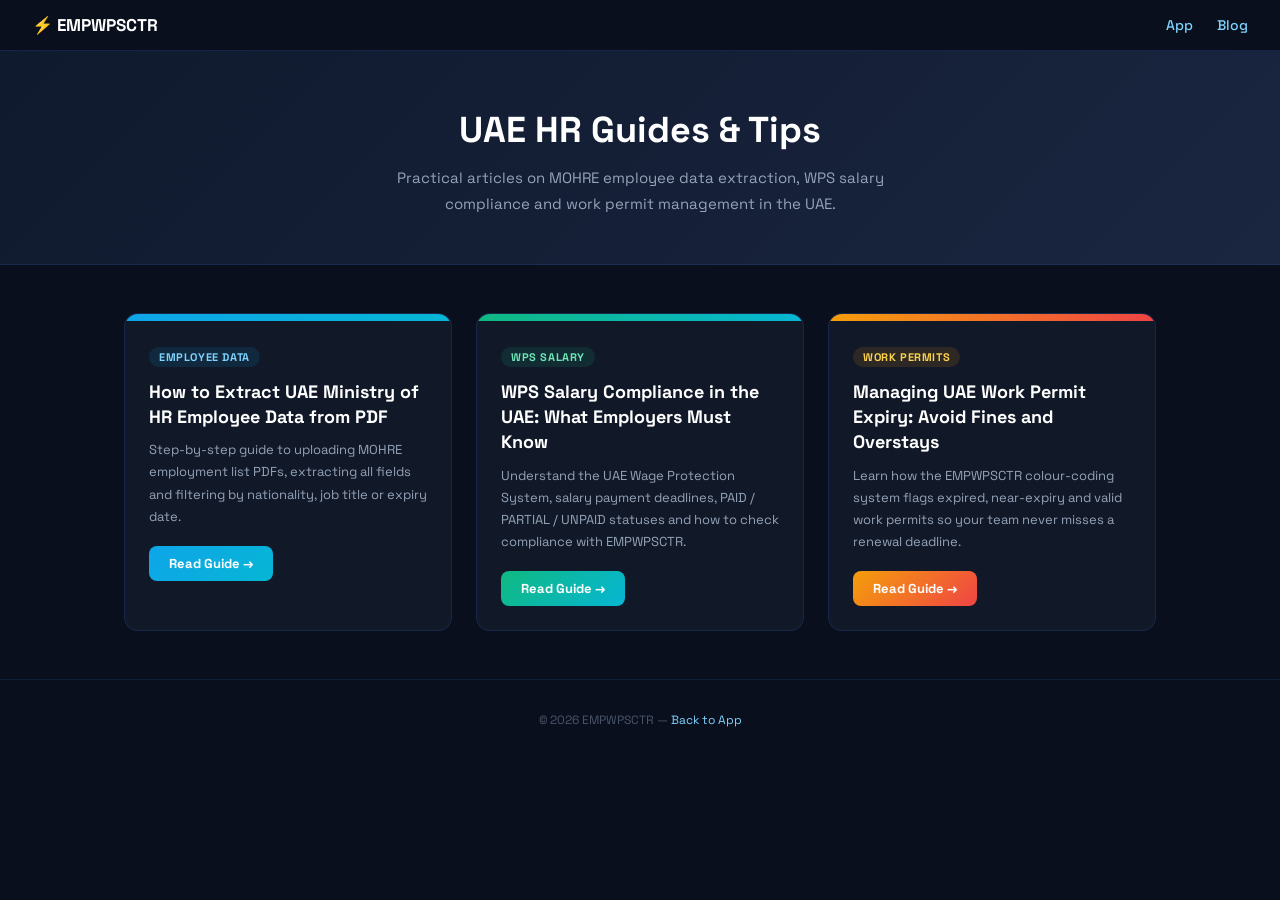
<file: blog.html>
<!DOCTYPE html>
<html lang="en">
<head>
<meta charset="UTF-8"/>
<meta name="viewport" content="width=device-width, initial-scale=1.0"/>
<title>Blog — EMPWPSCTR UAE HR Tools</title>
<meta name="description" content="Guides and tips on UAE Ministry of HR (MOHRE) employee data extraction, WPS salary compliance, work permit expiry management and Excel export."/>
<meta name="keywords" content="UAE HR blog, MOHRE employee data, WPS salary UAE, work permit expiry UAE, employee list PDF UAE"/>
<meta name="robots" content="index, follow"/>
<link rel="canonical" href="https://empwppconvert.web.app/blog.html"/>
<meta property="og:title" content="Blog — EMPWPSCTR UAE HR Tools"/>
<meta property="og:description" content="Practical guides on UAE MOHRE employee data, WPS salary compliance and work permit management."/>
<meta property="og:type" content="website"/>
<script type="application/ld+json">
{"@context":"https://schema.org","@type":"Blog","name":"EMPWPSCTR Blog","url":"https://empwppconvert.web.app/blog.html","description":"Guides on UAE MOHRE employee data extraction, WPS compliance and HR management."}
</script>
<link href="https://fonts.googleapis.com/css2?family=Space+Grotesk:wght@400;500;700&display=swap" rel="stylesheet"/>
<style>
*{box-sizing:border-box;margin:0;padding:0;}
body{font-family:'Space Grotesk',sans-serif;background:#0a0f1e;color:#e2e8f0;min-height:100vh;}
nav{background:rgba(10,15,30,.96);border-bottom:1px solid rgba(46,90,172,.3);padding:14px 32px;display:flex;align-items:center;gap:24px;position:sticky;top:0;z-index:100;}
nav a{color:#7dd3fc;text-decoration:none;font-size:14px;font-weight:500;}
nav a:hover{color:#e2e8f0;}
nav .brand{font-size:17px;font-weight:800;color:#fff;margin-right:auto;}
.hero{background:linear-gradient(135deg,#0f1a2e,#1a2540);border-bottom:1px solid rgba(46,90,172,.25);padding:56px 32px 48px;text-align:center;}
.hero h1{font-size:36px;font-weight:800;color:#fff;margin-bottom:12px;}
.hero p{font-size:15px;color:#94a3b8;max-width:540px;margin:0 auto;line-height:1.7;}
.grid{display:grid;grid-template-columns:repeat(auto-fill,minmax(320px,1fr));gap:24px;max-width:1080px;margin:48px auto;padding:0 24px;}
.card{background:#111827;border:1px solid rgba(46,90,172,.25);border-radius:14px;overflow:hidden;transition:transform .2s,border-color .2s;}
.card:hover{transform:translateY(-4px);border-color:rgba(14,165,233,.5);}
.card-img{height:7px;background:linear-gradient(90deg,#0ea5e9,#06b6d4);}
.card-body{padding:24px;}
.tag{display:inline-block;background:rgba(14,165,233,.12);color:#7dd3fc;font-size:11px;font-weight:700;letter-spacing:.6px;text-transform:uppercase;padding:3px 10px;border-radius:20px;margin-bottom:12px;}
.card h2{font-size:18px;font-weight:700;color:#fff;margin-bottom:10px;line-height:1.4;}
.card p{font-size:13px;color:#94a3b8;line-height:1.7;margin-bottom:18px;}
.card a{display:inline-block;background:linear-gradient(135deg,#0ea5e9,#06b6d4);color:#fff;font-size:13px;font-weight:700;padding:9px 20px;border-radius:8px;text-decoration:none;}
footer{text-align:center;padding:32px;font-size:12px;color:#4a5568;border-top:1px solid rgba(46,90,172,.2);margin-top:24px;}
footer a{color:#7dd3fc;text-decoration:none;}
</style>
</head>
<body>
<nav>
  <span class="brand">⚡ EMPWPSCTR</span>
  <a href="index.html">App</a>
  <a href="blog.html">Blog</a>
</nav>

<div class="hero">
  <h1>UAE HR Guides &amp; Tips</h1>
  <p>Practical articles on MOHRE employee data extraction, WPS salary compliance and work permit management in the UAE.</p>
</div>

<div class="grid">

  <div class="card">
    <div class="card-img"></div>
    <div class="card-body">
      <span class="tag">Employee Data</span>
      <h2>How to Extract UAE Ministry of HR Employee Data from PDF</h2>
      <p>Step-by-step guide to uploading MOHRE employment list PDFs, extracting all fields and filtering by nationality, job title or expiry date.</p>
      <a href="blog-uae-employee-data-extraction.html">Read Guide →</a>
    </div>
  </div>

  <div class="card">
    <div class="card-img" style="background:linear-gradient(90deg,#10b981,#06b6d4)"></div>
    <div class="card-body">
      <span class="tag" style="background:rgba(16,185,129,.12);color:#6ee7b7;">WPS Salary</span>
      <h2>WPS Salary Compliance in the UAE: What Employers Must Know</h2>
      <p>Understand the UAE Wage Protection System, salary payment deadlines, PAID / PARTIAL / UNPAID statuses and how to check compliance with EMPWPSCTR.</p>
      <a href="blog-wps-salary-compliance-uae.html" style="background:linear-gradient(135deg,#10b981,#06b6d4)">Read Guide →</a>
    </div>
  </div>

  <div class="card">
    <div class="card-img" style="background:linear-gradient(90deg,#f59e0b,#ef4444)"></div>
    <div class="card-body">
      <span class="tag" style="background:rgba(245,158,11,.12);color:#fcd34d;">Work Permits</span>
      <h2>Managing UAE Work Permit Expiry: Avoid Fines and Overstays</h2>
      <p>Learn how the EMPWPSCTR colour-coding system flags expired, near-expiry and valid work permits so your team never misses a renewal deadline.</p>
      <a href="blog-work-permit-expiry-uae.html" style="background:linear-gradient(135deg,#f59e0b,#ef4444)">Read Guide →</a>
    </div>
  </div>

</div>

<footer>
  &copy; 2026 EMPWPSCTR &mdash; <a href="index.html">Back to App</a>
</footer>
</body>
</html>
</file>
